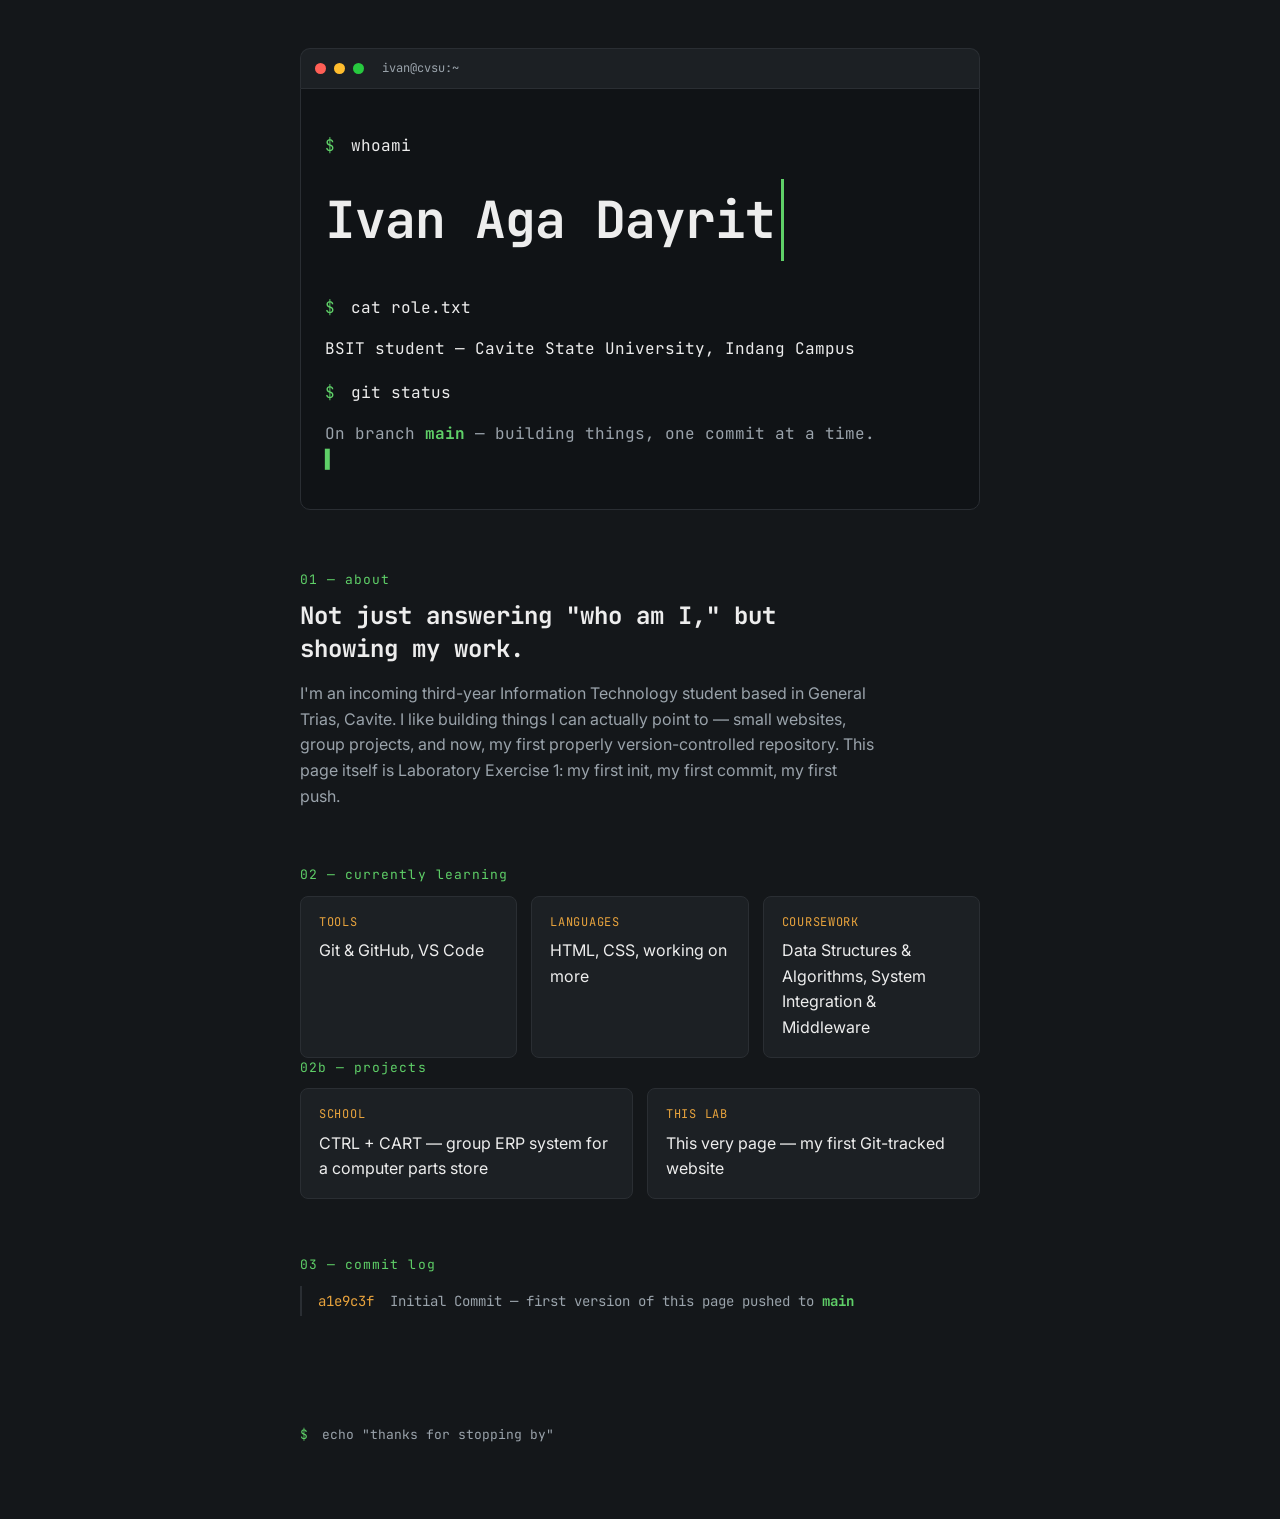
<file: index.html>
<!doctype html>
<html lang="en">
  <head>
    <meta charset="UTF-8" />
    <meta name="viewport" content="width=device-width, initial-scale=1.0" />
    <title>Ivan Aga Dayrit</title>
    <link rel="preconnect" href="https://fonts.googleapis.com" />
    <link
      href="https://fonts.googleapis.com/css2?family=JetBrains+Mono:wght@400;500;700;800&family=Inter:wght@400;500;600&display=swap"
      rel="stylesheet"
    />
    <link rel="stylesheet" href="style.css" />
  </head>
  <body>
    <header class="terminal">
      <div class="terminal-bar">
        <span class="dot red"></span><span class="dot yellow"></span
        ><span class="dot green"></span>
        <span class="terminal-title">ivan@cvsu:~</span>
      </div>
      <div class="terminal-body">
        <p><span class="prompt">$</span> whoami</p>
        <h1 class="typed">Ivan Aga Dayrit</h1>
        <p><span class="prompt">$</span> cat role.txt</p>
        <p class="role">
          BSIT student — Cavite State University, Indang Campus
        </p>
        <p><span class="prompt">$</span> git status</p>
        <p class="status">
          On branch <span class="accent">main</span> — building things, one
          commit at a time.
        </p>
        <span class="cursor">▌</span>
      </div>
    </header>

    <main>
      <section id="about" class="section">
        <p class="eyebrow">01 — about</p>
        <h2>Not just answering "who am I," but showing my work.</h2>
        <p class="body-text">
          I'm an incoming third-year Information Technology student based in
          General Trias, Cavite. I like building things I can actually point to
          — small websites, group projects, and now, my first properly
          version-controlled repository. This page itself is Laboratory Exercise
          1: my first init, my first commit, my first push.
        </p>
      </section>

      <section id="skills" class="section">
        <p class="eyebrow">02 — currently learning</p>
        <div class="skill-grid">
          <div class="skill-card">
            <p class="skill-tag">tools</p>
            <p>Git &amp; GitHub, VS Code</p>
          </div>
          <div class="skill-card">
            <p class="skill-tag">languages</p>
            <p>HTML, CSS, working on more</p>
          </div>
          <div class="skill-card">
            <p class="skill-tag">coursework</p>
            <p>
              Data Structures &amp; Algorithms, System Integration &amp;
              Middleware
            </p>
          </div>
        </div>

      <section id="projects" class="section">
  <p class="eyebrow">02b — projects</p>
  <div class="skill-grid">
    <div class="skill-card">
      <p class="skill-tag">school</p>
      <p>CTRL + CART — group ERP system for a computer parts store</p>
    </div>
    <div class="skill-card">
      <p class="skill-tag">this lab</p>
      <p>This very page — my first Git-tracked website</p>
    </div>
  </div>
</section>


      <section id="log" class="section">
        <p class="eyebrow">03 — commit log</p>
        <ul class="log-list">
          <li>
            <span class="hash">a1e9c3f</span> Initial Commit — first version of
            this page pushed to <span class="accent">main</span>
          </li>
        </ul>
      </section>
    </main>

    <footer>
      <p><span class="prompt">$</span> echo "thanks for stopping by"</p>
    </footer>
  </body>
</html>
</file>
<file: style.css>
:root {
  --bg: #14171a;
  --panel: #1c2024;
  --border: #2a2e33;
  --text: #ededed;
  --muted: #9aa3ab;
  --accent: #5fd068;
  --accent-dim: #3b8a43;
  --amber: #e8a33d;
  --mono: 'JetBrains Mono', monospace;
  --sans: 'Inter', sans-serif;
}

* { box-sizing: border-box; }

body {
  margin: 0;
  background: var(--bg);
  color: var(--text);
  font-family: var(--sans);
  line-height: 1.6;
}

/* ---- terminal hero ---- */
.terminal {
  max-width: 720px;
  margin: 48px auto 0;
  padding: 0 20px;
}

.terminal-bar {
  display: flex;
  align-items: center;
  gap: 8px;
  background: var(--panel);
  border: 1px solid var(--border);
  border-bottom: none;
  border-radius: 10px 10px 0 0;
  padding: 10px 14px;
}

.dot { width: 11px; height: 11px; border-radius: 50%; display: inline-block; }
.red { background: #ff5f56; }
.yellow { background: #ffbd2e; }
.green { background: #27c93f; }

.terminal-title {
  margin-left: 10px;
  font-family: var(--mono);
  font-size: 12px;
  color: var(--muted);
}

.terminal-body {
  background: #101316;
  border: 1px solid var(--border);
  border-radius: 0 0 10px 10px;
  padding: 28px 24px 36px;
  font-family: var(--mono);
}

.prompt { color: var(--accent); margin-right: 6px; }

.typed {
  font-size: clamp(2rem, 6vw, 3.2rem);
  margin: 4px 0 18px;
  letter-spacing: -0.02em;
  border-right: 3px solid var(--accent);
  display: inline-block;
  padding-right: 6px;
  animation: blink 1s step-end infinite;
}

.role { color: var(--text); margin: 4px 0 18px; }
.status { color: var(--muted); margin: 4px 0 0; }
.accent { color: var(--accent); font-weight: 700; }

.cursor {
  color: var(--accent);
  animation: blink 1s step-end infinite;
}

@keyframes blink {
  50% { border-color: transparent; opacity: 0.4; }
}

/* ---- content sections ---- */
main {
  max-width: 720px;
  margin: 0 auto;
  padding: 60px 20px 20px;
}

.section {
  margin-bottom: 56px;
}

.eyebrow {
  font-family: var(--mono);
  color: var(--accent);
  font-size: 13px;
  letter-spacing: 0.08em;
  margin: 0 0 10px;
}

h2 {
  font-family: var(--mono);
  font-weight: 700;
  font-size: 1.5rem;
  line-height: 1.35;
  margin: 0 0 16px;
  max-width: 34ch;
}

.body-text {
  color: var(--muted);
  max-width: 58ch;
}

.skill-grid {
  display: grid;
  grid-template-columns: repeat(auto-fit, minmax(180px, 1fr));
  gap: 14px;
}

.skill-card {
  background: var(--panel);
  border: 1px solid var(--border);
  border-radius: 8px;
  padding: 16px 18px;
}

.skill-tag {
  font-family: var(--mono);
  color: var(--amber);
  font-size: 12px;
  margin: 0 0 6px;
  text-transform: uppercase;
  letter-spacing: 0.06em;
}

.skill-card p:last-child { margin: 0; }

.log-list {
  list-style: none;
  padding: 0;
  margin: 0;
  font-family: var(--mono);
  font-size: 14px;
  color: var(--muted);
}

.log-list li {
  border-left: 2px solid var(--border);
  padding: 4px 0 4px 16px;
  margin-bottom: 6px;
}

.hash { color: var(--amber); margin-right: 8px; }

footer {
  max-width: 720px;
  margin: 0 auto;
  padding: 20px 20px 60px;
  font-family: var(--mono);
  color: var(--muted);
  font-size: 13px;
}

@media (max-width: 480px) {
  .terminal { margin-top: 24px; }
  .terminal-body { padding: 20px 16px 28px; }
}
</file>
